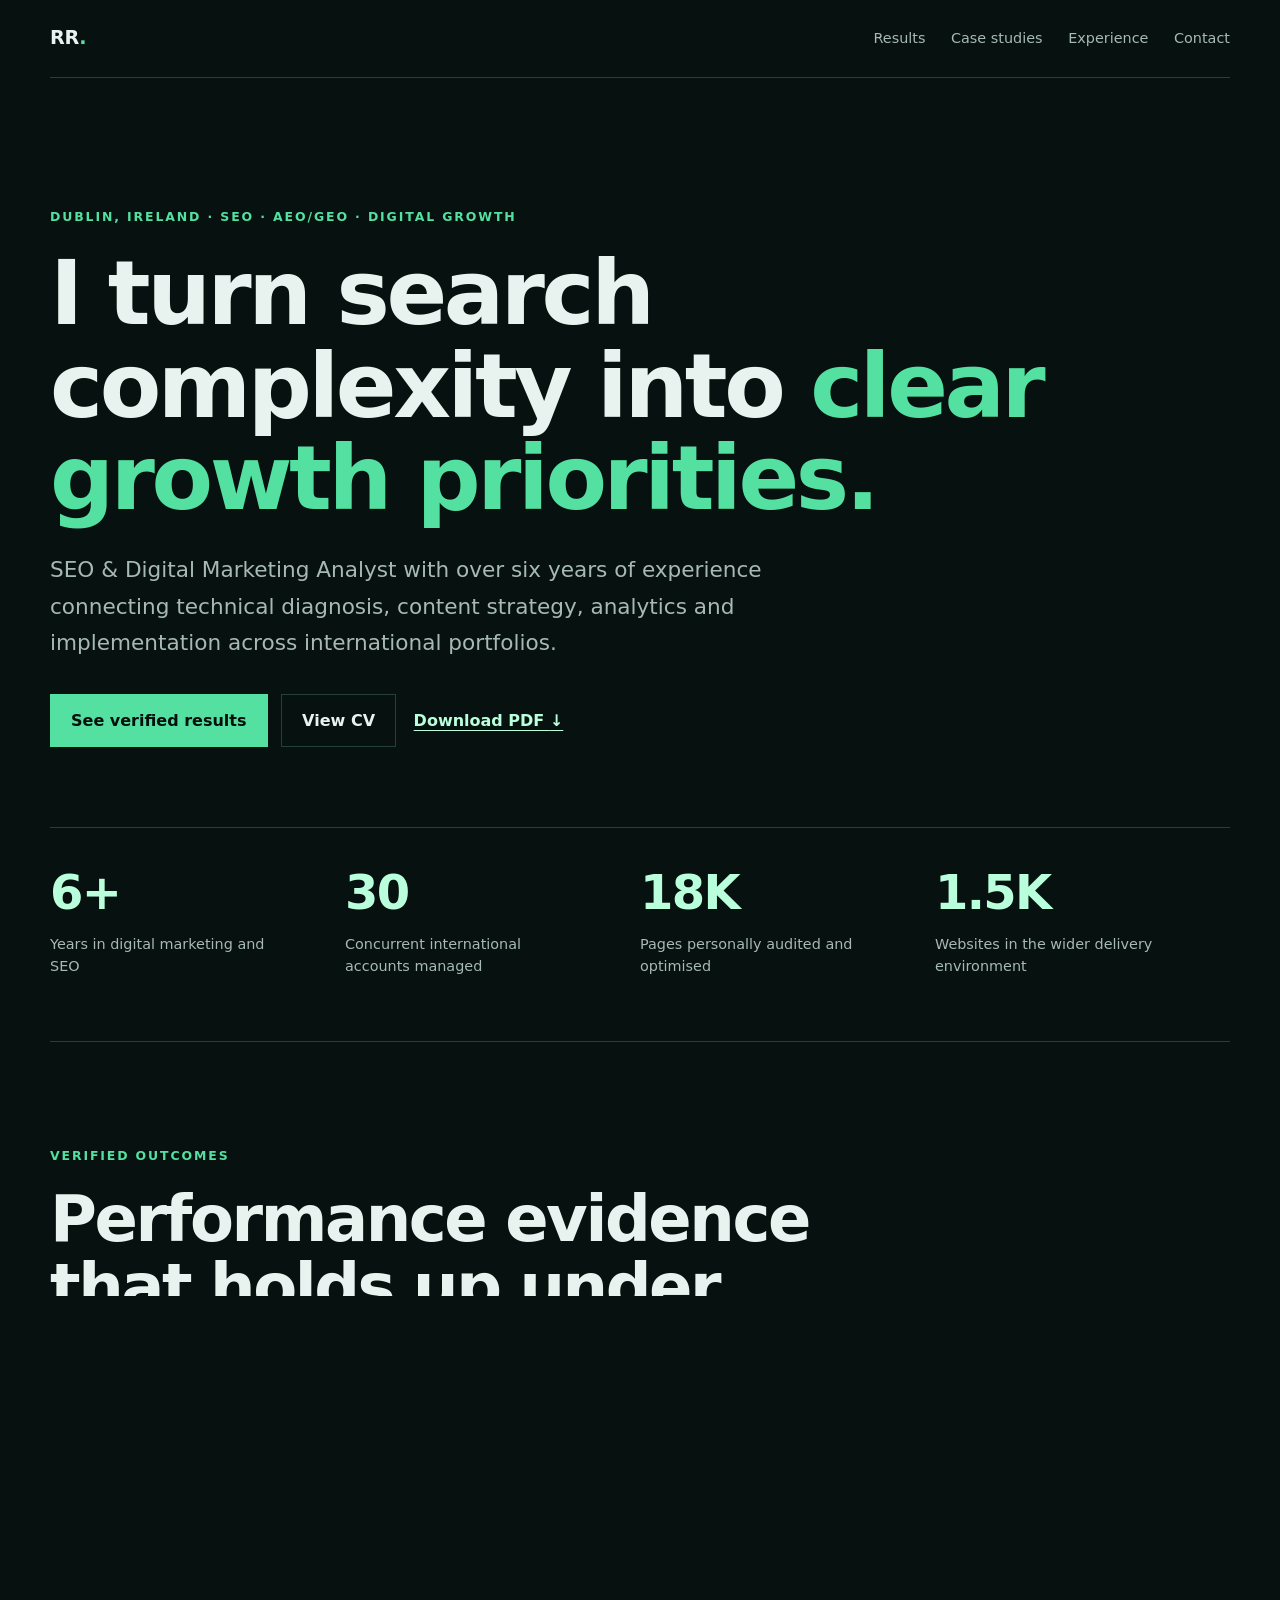
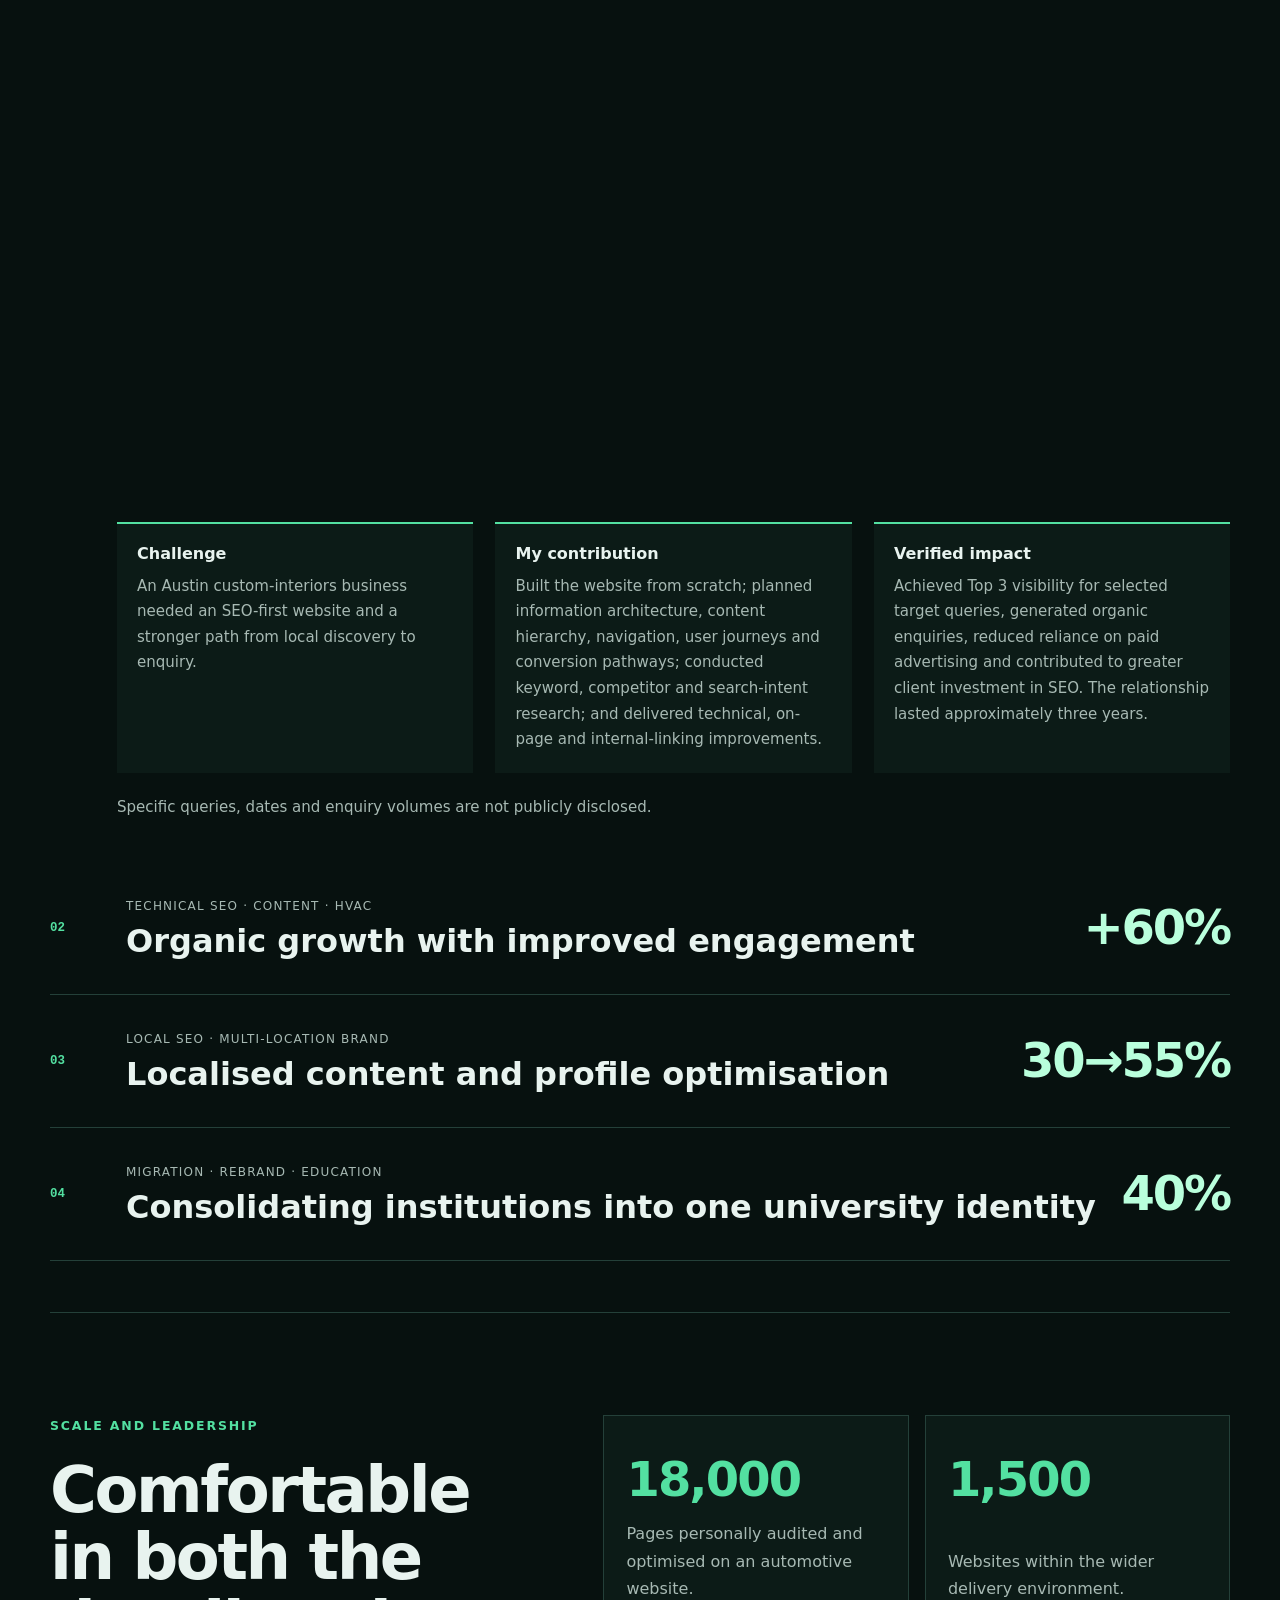
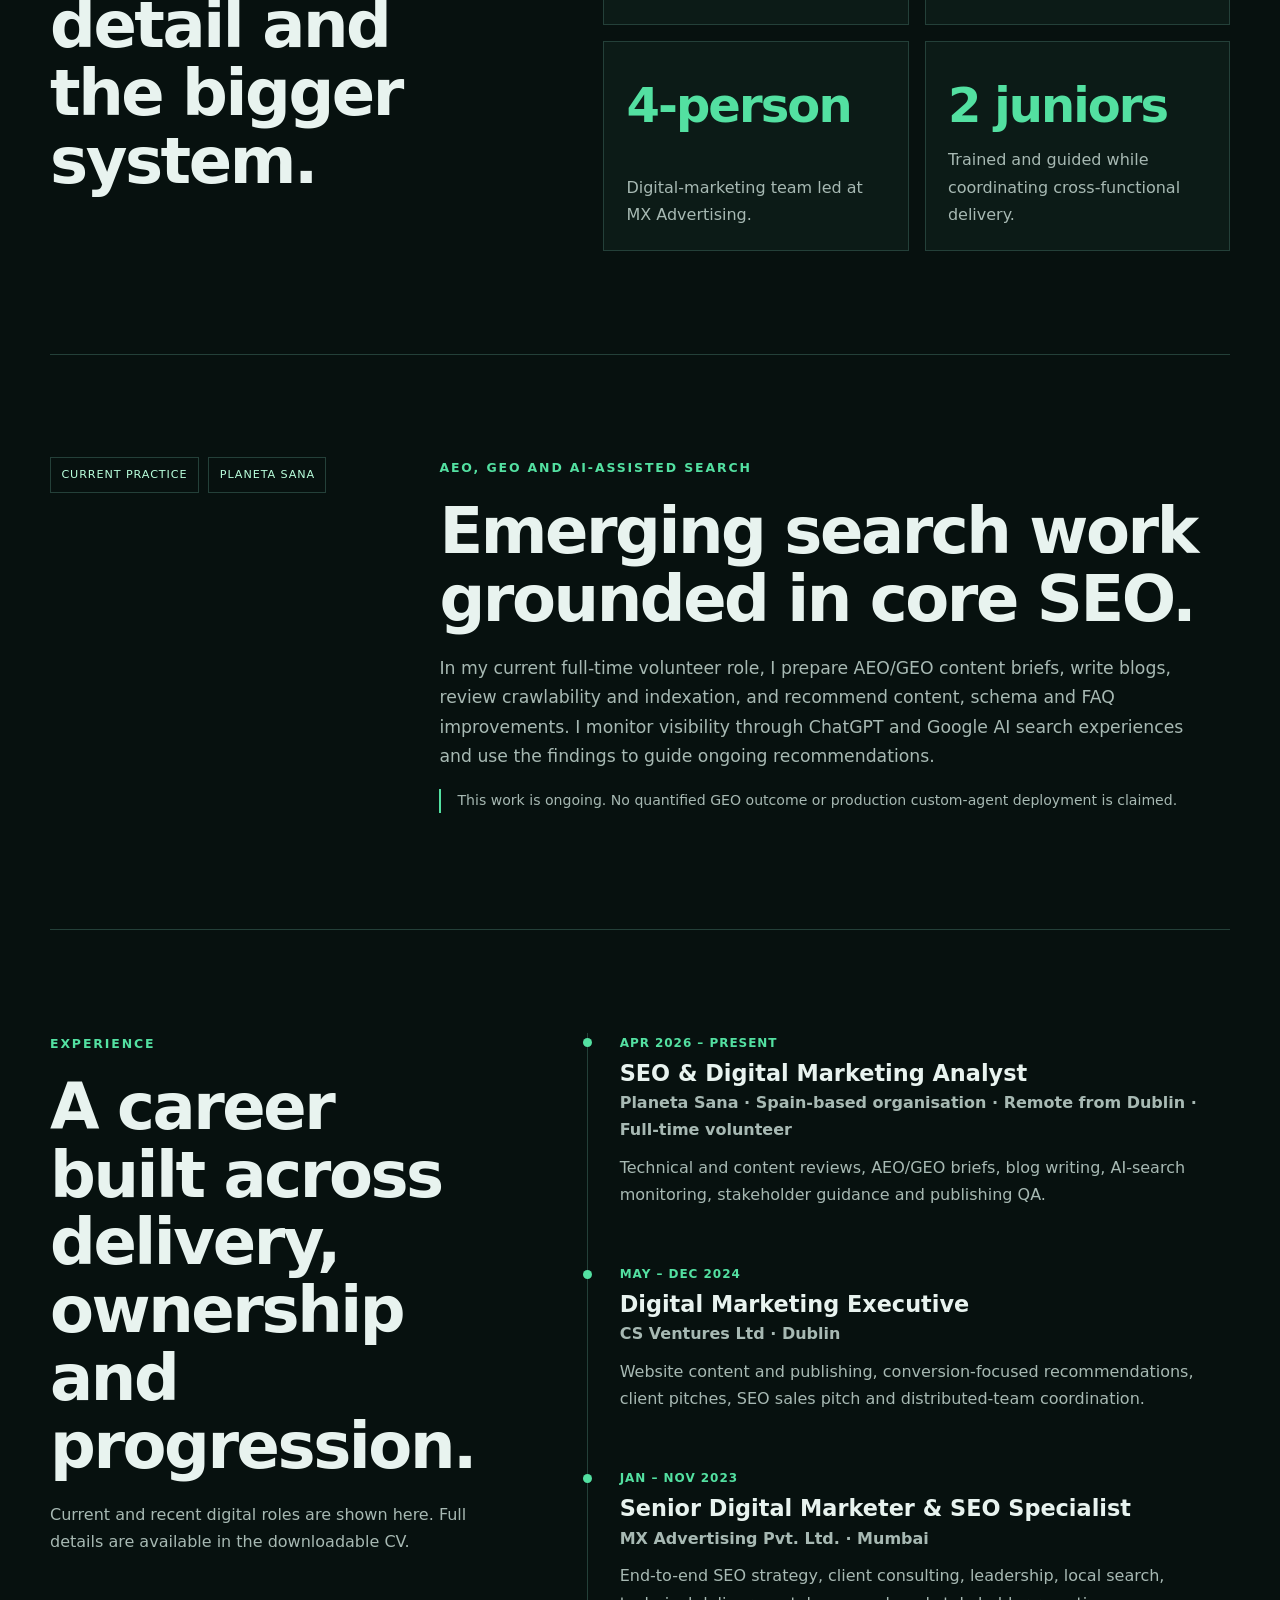
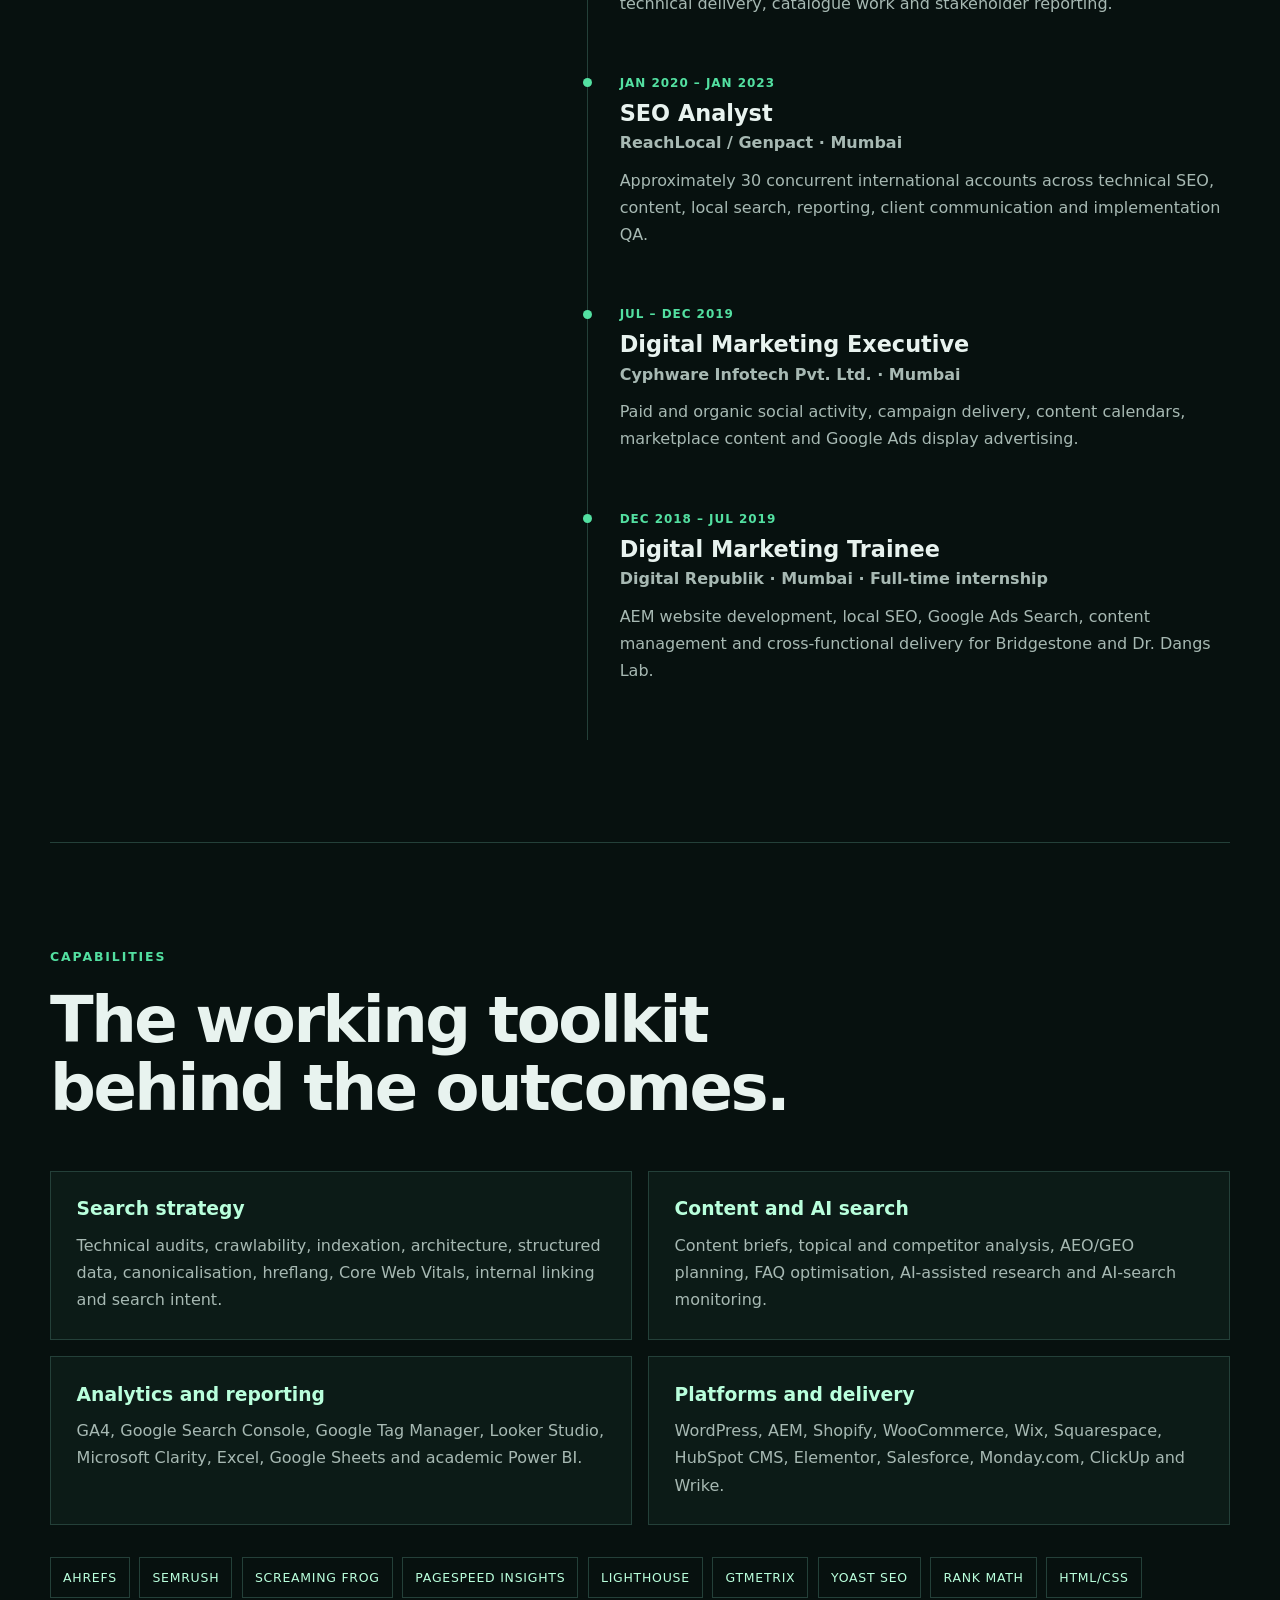
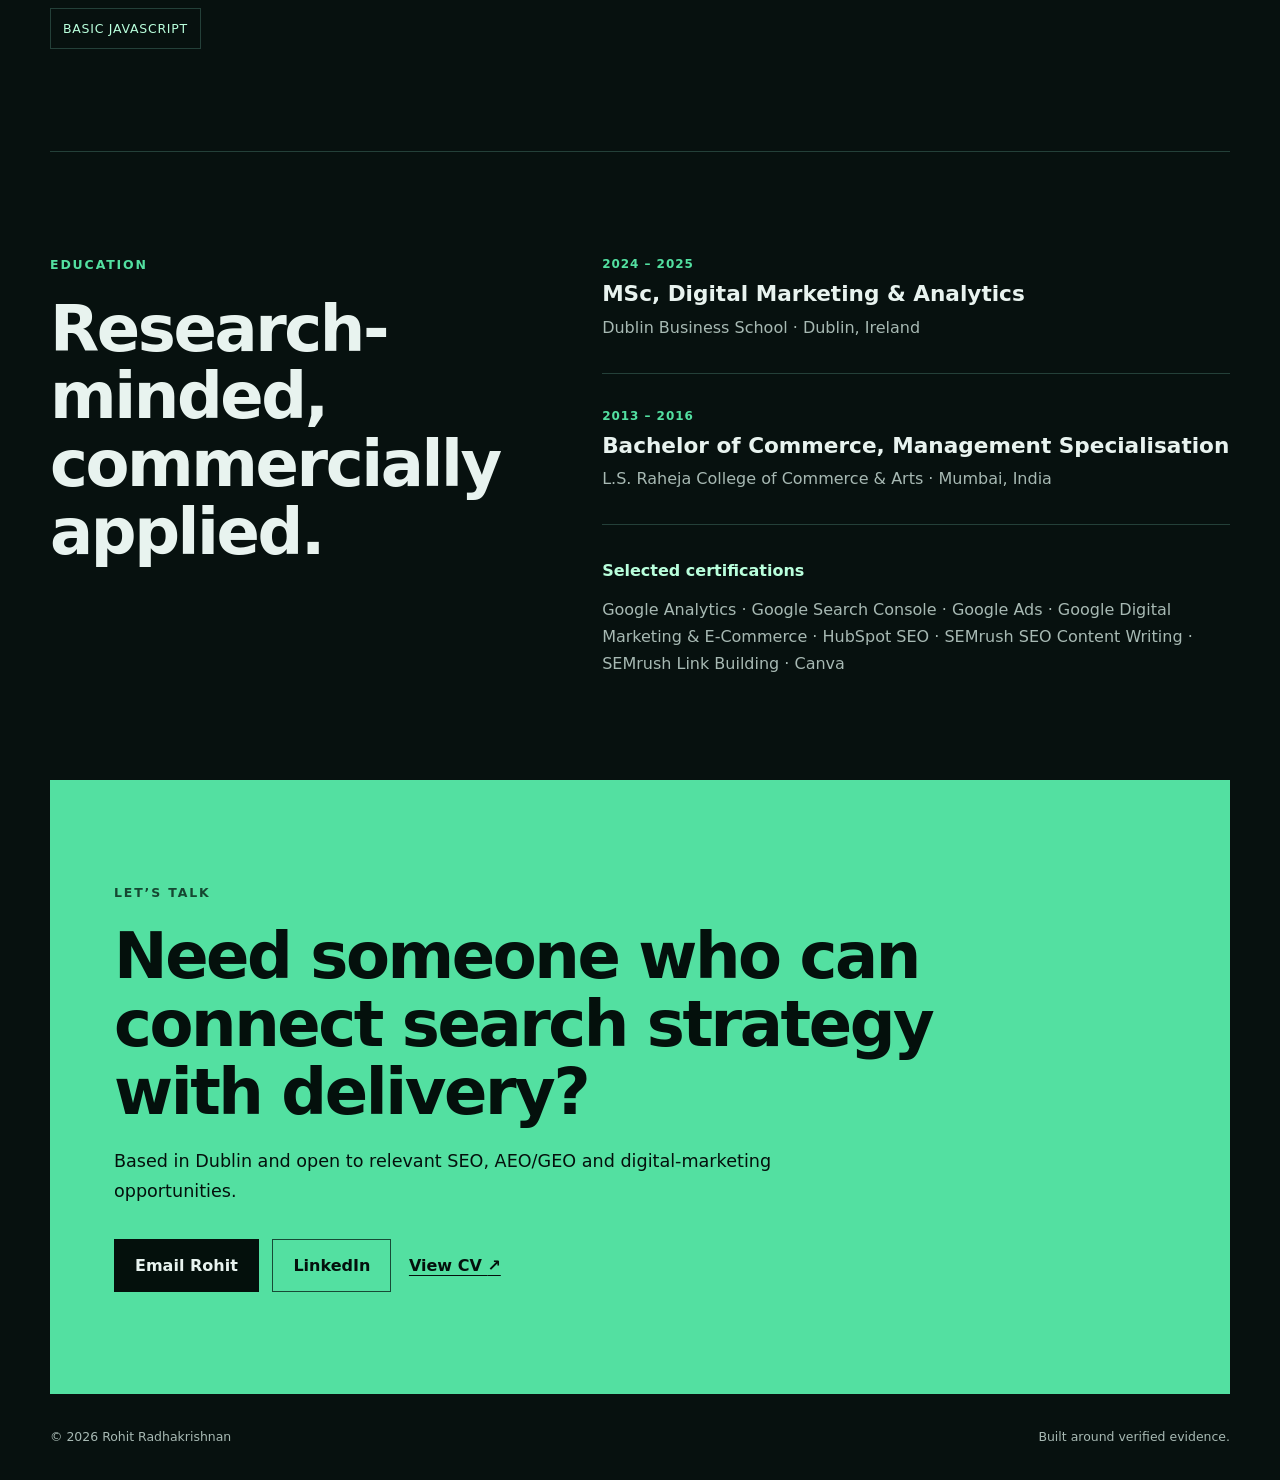
<file: index.html>
<!doctype html>
<html lang="en">
<head>
  <meta charset="utf-8">
  <meta name="viewport" content="width=device-width, initial-scale=1">
  <title>Rohit Radhakrishnan | SEO, AEO & Digital Growth</title>
  <meta name="description" content="Portfolio of Rohit Radhakrishnan, an SEO and digital marketing professional in Dublin with over six years of experience across technical SEO, content, analytics, AEO and GEO.">
  <meta name="robots" content="index,follow,max-image-preview:large">
  <link rel="canonical" href="https://rohit-rk-digital-marketing-specialist.github.io/">
  <meta property="og:title" content="Rohit Radhakrishnan | SEO, AEO & Digital Growth">
  <meta property="og:description" content="Verified search-growth outcomes, technical SEO delivery and international portfolio experience.">
  <meta property="og:type" content="website">
  <meta property="og:url" content="https://rohit-rk-digital-marketing-specialist.github.io/">
  <meta name="theme-color" content="#07110f">
  <link rel="icon" href="favicon.svg" type="image/svg+xml">
  <link rel="stylesheet" href="styles.css?v=4">
  <script type="application/ld+json">
  {
    "@context": "https://schema.org",
    "@type": "Person",
    "name": "Rohit Radhakrishnan",
    "url": "https://rohit-rk-digital-marketing-specialist.github.io/",
    "jobTitle": "SEO & Digital Marketing Analyst",
    "address": {"@type": "PostalAddress", "addressLocality": "Dublin", "addressCountry": "IE"},
    "alumniOf": [
      {"@type": "CollegeOrUniversity", "name": "Dublin Business School"},
      {"@type": "CollegeOrUniversity", "name": "L.S. Raheja College of Commerce & Arts"}
    ],
    "knowsAbout": ["Technical SEO", "Content SEO", "Local SEO", "International SEO", "AEO", "GEO", "Google Analytics 4", "Google Search Console", "Looker Studio"],
    "sameAs": ["https://www.linkedin.com/in/rohit-rk/"]
  }
  </script>
</head>
<body>
  <a class="skip-link" href="#main">Skip to content</a>

  <header class="site-header">
    <a class="brand" href="#top" aria-label="Rohit Radhakrishnan home">RR<span>.</span></a>
    <nav aria-label="Primary navigation">
      <a href="#results">Results</a>
      <a href="#case-studies">Case studies</a>
      <a href="#experience">Experience</a>
      <a href="#contact">Contact</a>
    </nav>
  </header>

  <main id="main">
    <section class="hero" id="top">
      <p class="eyebrow">Dublin, Ireland · SEO · AEO/GEO · Digital growth</p>
      <h1>I turn search complexity into <em>clear growth priorities.</em></h1>
      <p class="hero-copy">SEO & Digital Marketing Analyst with over six years of experience connecting technical diagnosis, content strategy, analytics and implementation across international portfolios.</p>
      <div class="hero-actions">
        <a class="button primary" href="#case-studies">See verified results</a>
        <a class="button secondary" href="Rohit_Radhakrishnan_CV.pdf" target="_blank" rel="noopener">View CV</a>
        <a class="text-link" href="Rohit_Radhakrishnan_CV.pdf" download>Download PDF <span aria-hidden="true">↓</span></a>
      </div>
      <dl class="signal-grid" aria-label="Professional highlights">
        <div><dt data-count="6" data-suffix="+">6+</dt><dd>Years in digital marketing and SEO</dd></div>
        <div><dt data-count="30">30</dt><dd>Concurrent international accounts managed</dd></div>
        <div><dt data-count="18" data-suffix="K">18K</dt><dd>Pages personally audited and optimised</dd></div>
        <div><dt data-count="1.5" data-suffix="K" data-decimals="1">1.5K</dt><dd>Websites in the wider delivery environment</dd></div>
      </dl>
    </section>

    <section class="section results-section" id="results">
      <div class="section-heading">
        <p class="eyebrow">Verified outcomes</p>
        <h2>Performance evidence that holds up under questioning.</h2>
        <p>Each result below is preserved within its confirmed measurement boundary. No revenue or pipeline attribution is implied.</p>
      </div>
      <div class="result-grid">
        <article class="result-card"><strong>+60%</strong><h3>Organic search</h3><p>For an HVAC business, alongside a 10% relative reduction in bounce rate.</p></article>
        <article class="result-card"><strong>+40%</strong><h3>Organic traffic</h3><p>By transforming thin and underperforming pages into lead-generating content.</p></article>
        <article class="result-card"><strong>+15%</strong><h3>Leads and enquiries</h3><p>For an established home-services business through SEO improvements.</p></article>
        <article class="result-card"><strong>+10%</strong><h3>Dental leads</h3><p>Through website UX and conversion-pathway improvements.</p></article>
        <article class="result-card wide"><strong>30% → 55%</strong><h3>Reported organic-traffic measure</h3><p>For a multi-location brand using localised content and Google Business Profile optimisation.</p></article>
        <article class="result-card"><strong>40+</strong><h3>Business Profiles</h3><p>Created and verified for Bridgestone locations across India.</p></article>
      </div>
    </section>

    <section class="section about-section" id="about">
      <div>
        <p class="eyebrow">What I bring</p>
        <h2>Search strategy connected to implementation.</h2>
      </div>
      <div class="about-copy">
        <p>I work between data, content, development and stakeholders. That means diagnosing the right problem, setting priorities, translating recommendations into briefs and implementation requirements, and checking that the work has been delivered correctly.</p>
        <p>My experience spans technical SEO, content and intent analysis, local and international search, AEO/GEO, conversion pathways, client communication, reporting and team leadership across B2B and B2C environments.</p>
        <div class="principles" aria-label="Working principles">
          <span>Evidence before assumptions</span>
          <span>Commercially relevant priorities</span>
          <span>Clear stakeholder communication</span>
          <span>Implementation QA</span>
        </div>
      </div>
    </section>

    <section class="section" id="case-studies">
      <div class="section-heading">
        <p class="eyebrow">Selected case studies</p>
        <h2>How the work moved from diagnosis to impact.</h2>
        <p>Client-sensitive projects are anonymised where appropriate. Expand a case study to see the work behind the result.</p>
      </div>

      <div class="case-list">
        <details class="case-study" open>
          <summary>
            <span class="case-number">01</span>
            <span><small>Local SEO · Home services · Texas</small><strong>From a new website to Top 3 search visibility</strong></span>
            <span class="case-result">Top 3</span>
          </summary>
          <div class="case-body">
            <div><h3>Challenge</h3><p>An Austin custom-interiors business needed an SEO-first website and a stronger path from local discovery to enquiry.</p></div>
            <div><h3>My contribution</h3><p>Built the website from scratch; planned information architecture, content hierarchy, navigation, user journeys and conversion pathways; conducted keyword, competitor and search-intent research; and delivered technical, on-page and internal-linking improvements.</p></div>
            <div><h3>Verified impact</h3><p>Achieved Top 3 visibility for selected target queries, generated organic enquiries, reduced reliance on paid advertising and contributed to greater client investment in SEO. The relationship lasted approximately three years.</p></div>
            <p class="case-note">Specific queries, dates and enquiry volumes are not publicly disclosed.</p>
          </div>
        </details>

        <details class="case-study">
          <summary>
            <span class="case-number">02</span>
            <span><small>Technical SEO · Content · HVAC</small><strong>Organic growth with improved engagement</strong></span>
            <span class="case-result">+60%</span>
          </summary>
          <div class="case-body">
            <div><h3>Focus</h3><p>Improve organic search performance while addressing website engagement for an HVAC business.</p></div>
            <div><h3>Approach</h3><p>Applied technical and content SEO within an international agency portfolio, using Google Analytics and Google Search Console to measure search and website outcomes.</p></div>
            <div><h3>Verified impact</h3><p>Increased organic search by 60% while reducing bounce rate by 10% relative.</p></div>
            <p class="case-note">The exact metric definition and timeframe were not retained; the bounce-rate change is relative, not percentage points.</p>
          </div>
        </details>

        <details class="case-study">
          <summary>
            <span class="case-number">03</span>
            <span><small>Local SEO · Multi-location brand</small><strong>Localised content and profile optimisation</strong></span>
            <span class="case-result">30→55%</span>
          </summary>
          <div class="case-body">
            <div><h3>Challenge</h3><p>A well-known multi-location brand needed stronger organic performance across individual locations.</p></div>
            <div><h3>My contribution</h3><p>Developed localised content and optimised the Google Business Profile for each location as part of the SEO programme.</p></div>
            <div><h3>Verified impact</h3><p>Moved the brand's reported organic-traffic measure from 30% to 55%.</p></div>
            <p class="case-note">These are reported endpoints. The denominator and timeframe were not retained, so this is not presented as a 55% increase.</p>
          </div>
        </details>

        <details class="case-study">
          <summary>
            <span class="case-number">04</span>
            <span><small>Migration · Rebrand · Education</small><strong>Consolidating institutions into one university identity</strong></span>
            <span class="case-result">40%</span>
          </summary>
          <div class="case-body">
            <div><h3>Challenge</h3><p>Multiple schools and colleges had to transition into a unified university platform without damaging usability, search visibility or brand continuity.</p></div>
            <div><h3>My contribution</h3><p>Led the website revamp, content restructuring and brand transition; planned communication pathways between legacy and new websites; and coordinated stakeholders, designers, developers and content teams.</p></div>
            <div><h3>Verified impact</h3><p>Delivered the transition with near-zero technical errors and almost no loss of brand recognition and trust. Organic visibility reached 40% within three months.</p></div>
            <p class="case-note">The visibility definition and precise client attribution are not publicly specified.</p>
          </div>
        </details>
      </div>
    </section>

    <section class="section scale-section" id="scale">
      <div class="scale-intro">
        <p class="eyebrow">Scale and leadership</p>
        <h2>Comfortable in both the detail and the bigger system.</h2>
      </div>
      <div class="scale-grid">
        <article><strong>18,000</strong><p>Pages personally audited and optimised on an automotive website.</p></article>
        <article><strong>1,500</strong><p>Websites within the wider delivery environment.</p></article>
        <article><strong>4-person</strong><p>Digital-marketing team led at MX Advertising.</p></article>
        <article><strong>2 juniors</strong><p>Trained and guided while coordinating cross-functional delivery.</p></article>
      </div>
    </section>

    <section class="section ai-section" id="ai-search">
      <div class="ai-label"><span>Current practice</span><span>Planeta Sana</span></div>
      <div>
        <p class="eyebrow">AEO, GEO and AI-assisted search</p>
        <h2>Emerging search work grounded in core SEO.</h2>
        <p>In my current full-time volunteer role, I prepare AEO/GEO content briefs, write blogs, review crawlability and indexation, and recommend content, schema and FAQ improvements. I monitor visibility through ChatGPT and Google AI search experiences and use the findings to guide ongoing recommendations.</p>
        <p class="boundary">This work is ongoing. No quantified GEO outcome or production custom-agent deployment is claimed.</p>
      </div>
    </section>

    <section class="section experience-section" id="experience">
      <div class="section-heading sticky-heading">
        <p class="eyebrow">Experience</p>
        <h2>A career built across delivery, ownership and progression.</h2>
        <p>Current and recent digital roles are shown here. Full details are available in the downloadable CV.</p>
      </div>
      <div class="timeline">
        <article><p>Apr 2026 – Present</p><h3>SEO & Digital Marketing Analyst</h3><h4>Planeta Sana · Spain-based organisation · Remote from Dublin · Full-time volunteer</h4><span>Technical and content reviews, AEO/GEO briefs, blog writing, AI-search monitoring, stakeholder guidance and publishing QA.</span></article>
        <article><p>May – Dec 2024</p><h3>Digital Marketing Executive</h3><h4>CS Ventures Ltd · Dublin</h4><span>Website content and publishing, conversion-focused recommendations, client pitches, SEO sales pitch and distributed-team coordination.</span></article>
        <article><p>Jan – Nov 2023</p><h3>Senior Digital Marketer & SEO Specialist</h3><h4>MX Advertising Pvt. Ltd. · Mumbai</h4><span>End-to-end SEO strategy, client consulting, leadership, local search, technical delivery, catalogue work and stakeholder reporting.</span></article>
        <article><p>Jan 2020 – Jan 2023</p><h3>SEO Analyst</h3><h4>ReachLocal / Genpact · Mumbai</h4><span>Approximately 30 concurrent international accounts across technical SEO, content, local search, reporting, client communication and implementation QA.</span></article>
        <article><p>Jul – Dec 2019</p><h3>Digital Marketing Executive</h3><h4>Cyphware Infotech Pvt. Ltd. · Mumbai</h4><span>Paid and organic social activity, campaign delivery, content calendars, marketplace content and Google Ads display advertising.</span></article>
        <article><p>Dec 2018 – Jul 2019</p><h3>Digital Marketing Trainee</h3><h4>Digital Republik · Mumbai · Full-time internship</h4><span>AEM website development, local SEO, Google Ads Search, content management and cross-functional delivery for Bridgestone and Dr. Dangs Lab.</span></article>
      </div>
    </section>

    <section class="section" id="capabilities">
      <div class="section-heading">
        <p class="eyebrow">Capabilities</p>
        <h2>The working toolkit behind the outcomes.</h2>
      </div>
      <div class="capability-grid">
        <article><h3>Search strategy</h3><p>Technical audits, crawlability, indexation, architecture, structured data, canonicalisation, hreflang, Core Web Vitals, internal linking and search intent.</p></article>
        <article><h3>Content and AI search</h3><p>Content briefs, topical and competitor analysis, AEO/GEO planning, FAQ optimisation, AI-assisted research and AI-search monitoring.</p></article>
        <article><h3>Analytics and reporting</h3><p>GA4, Google Search Console, Google Tag Manager, Looker Studio, Microsoft Clarity, Excel, Google Sheets and academic Power BI.</p></article>
        <article><h3>Platforms and delivery</h3><p>WordPress, AEM, Shopify, WooCommerce, Wix, Squarespace, HubSpot CMS, Elementor, Salesforce, Monday.com, ClickUp and Wrike.</p></article>
      </div>
      <div class="tool-cloud" aria-label="Selected SEO tools">
        <span>Ahrefs</span><span>Semrush</span><span>Screaming Frog</span><span>PageSpeed Insights</span><span>Lighthouse</span><span>GTmetrix</span><span>Yoast SEO</span><span>Rank Math</span><span>HTML/CSS</span><span>Basic JavaScript</span>
      </div>
    </section>

    <section class="section education-section" id="education">
      <div>
        <p class="eyebrow">Education</p>
        <h2>Research-minded, commercially applied.</h2>
      </div>
      <div class="education-list">
        <article><p>2024 – 2025</p><h3>MSc, Digital Marketing & Analytics</h3><span>Dublin Business School · Dublin, Ireland</span></article>
        <article><p>2013 – 2016</p><h3>Bachelor of Commerce, Management Specialisation</h3><span>L.S. Raheja College of Commerce & Arts · Mumbai, India</span></article>
        <div class="certifications"><strong>Selected certifications</strong><p>Google Analytics · Google Search Console · Google Ads · Google Digital Marketing & E-Commerce · HubSpot SEO · SEMrush SEO Content Writing · SEMrush Link Building · Canva</p></div>
      </div>
    </section>

    <section class="contact" id="contact">
      <p class="eyebrow">Let’s talk</p>
      <h2>Need someone who can connect search strategy with delivery?</h2>
      <p>Based in Dublin and open to relevant SEO, AEO/GEO and digital-marketing opportunities.</p>
      <div class="hero-actions">
        <a class="button dark" href="mailto:rohitrk.ie@gmail.com">Email Rohit</a>
        <a class="button outline-dark" href="https://www.linkedin.com/in/rohit-rk/" target="_blank" rel="noopener">LinkedIn</a>
        <a class="text-link dark-link" href="Rohit_Radhakrishnan_CV.pdf" target="_blank" rel="noopener">View CV <span aria-hidden="true">↗</span></a>
      </div>
    </section>
  </main>

  <footer><span>© <span id="year"></span> Rohit Radhakrishnan</span><span>Built around verified evidence.</span></footer>
  <script src="script.js?v=4"></script>
</body>
</html>
</file>
<file: styles.css>
:root {
  --ink: #e8f3ef;
  --muted: #a7b9b3;
  --bg: #07110f;
  --panel: #0c1b17;
  --panel-2: #10241e;
  --line: #244039;
  --accent: #53e0a1;
  --accent-soft: #b9ffdc;
  --dark: #04100c;
  --max: 1180px;
}

* { box-sizing: border-box; }
html { scroll-behavior: smooth; scroll-padding-top: 2rem; }
body { margin: 0; color: var(--ink); background: var(--bg); font: 16px/1.7 Inter, ui-sans-serif, system-ui, -apple-system, BlinkMacSystemFont, "Segoe UI", sans-serif; }
a { color: inherit; }
.skip-link { position: fixed; left: 1rem; top: -5rem; z-index: 99; padding: .75rem 1rem; color: var(--dark); background: var(--accent); font-weight: 800; }
.skip-link:focus { top: 1rem; }
.site-header { width: min(calc(100% - 2rem), var(--max)); margin: 0 auto; min-height: 78px; display: flex; align-items: center; justify-content: space-between; border-bottom: 1px solid var(--line); }
.brand { font-weight: 900; font-size: 1.2rem; text-decoration: none; letter-spacing: -.02em; }
.brand span, em { color: var(--accent); font-style: normal; }
nav { display: flex; gap: clamp(.85rem, 2vw, 1.6rem); }
nav a { color: var(--muted); text-decoration: none; font-size: .9rem; }
nav a:hover, nav a:focus-visible { color: var(--accent); }
.hero, .section, .contact, footer { width: min(calc(100% - 2rem), var(--max)); margin-inline: auto; }
.hero { padding: clamp(5rem, 10vw, 8.5rem) 0 4rem; }
.eyebrow { margin: 0 0 1.25rem; color: var(--accent); font-size: .78rem; font-weight: 850; text-transform: uppercase; letter-spacing: .15em; }
h1, h2, h3, p { margin-top: 0; }
h1 { max-width: 1040px; margin-bottom: 1.75rem; font-size: clamp(3.2rem, 7vw, 6.7rem); line-height: 1.03; letter-spacing: -.038em; font-weight: 820; }
h2 { margin-bottom: 1.25rem; font-size: clamp(2.25rem, 5vw, 4.35rem); line-height: 1.06; letter-spacing: -.038em; }
h3 { line-height: 1.25; }
.hero-copy { max-width: 760px; color: var(--muted); font-size: clamp(1.12rem, 2vw, 1.35rem); }
.hero-actions { display: flex; flex-wrap: wrap; gap: .85rem; align-items: center; margin-top: 2rem; }
.button { min-height: 48px; padding: .75rem 1.25rem; display: inline-flex; align-items: center; justify-content: center; border: 1px solid var(--line); text-decoration: none; font-weight: 800; transition: transform .22s ease, color .22s ease, border-color .22s ease, box-shadow .22s ease; }
.button:hover, .button:focus-visible { transform: translateY(-3px); box-shadow: 0 10px 24px rgba(0, 0, 0, .18); }
.button.primary { color: var(--dark); background: var(--accent); border-color: var(--accent); }
.button.secondary:hover, .button.secondary:focus-visible { border-color: var(--accent); color: var(--accent); }
.text-link { padding: .65rem .25rem; color: var(--accent-soft); text-underline-offset: .25rem; font-weight: 700; }
.signal-grid { margin: 5rem 0 0; padding: 0; display: grid; grid-template-columns: repeat(4, 1fr); border-top: 1px solid var(--line); }
.signal-grid div { padding: 1.5rem 1.1rem 0 0; }
.signal-grid dt { color: var(--accent-soft); font-size: clamp(2.1rem, 4vw, 3rem); font-weight: 900; letter-spacing: -.035em; }
.signal-grid dd { max-width: 220px; margin: 0; color: var(--muted); font-size: .9rem; line-height: 1.5; }
.section { padding: clamp(5.5rem, 8vw, 8rem) 0; border-top: 1px solid var(--line); }
.section-heading { max-width: 820px; margin-bottom: 3rem; }
.section-heading > p:last-child, .about-copy p { color: var(--muted); }
.results-section { position: relative; }
.result-grid { display: grid; grid-template-columns: repeat(3, 1fr); gap: 1rem; }
.result-card { min-height: 270px; padding: 1.6rem; display: flex; flex-direction: column; justify-content: flex-end; background: var(--panel); border: 1px solid var(--line); }
.result-card.wide { grid-column: span 2; background: linear-gradient(135deg, rgba(83,224,161,.12), var(--panel)); }
.result-card strong { margin-bottom: auto; color: var(--accent); font-size: clamp(2.7rem, 5vw, 4.5rem); line-height: 1; letter-spacing: -.05em; }
.result-card h3 { margin: 2rem 0 .5rem; font-size: 1.25rem; }
.result-card p { margin-bottom: 0; color: var(--muted); }
.about-section { display: grid; grid-template-columns: .9fr 1.1fr; gap: clamp(3rem, 8vw, 8rem); }
.about-copy { font-size: 1.08rem; }
.principles { display: flex; flex-wrap: wrap; gap: .65rem; margin-top: 2rem; }
.principles span, .tool-cloud span { padding: .55rem .75rem; color: var(--accent-soft); border: 1px solid var(--line); font-size: .78rem; text-transform: uppercase; letter-spacing: .06em; }
.case-list { border-top: 1px solid var(--line); }
#case-studies { padding-bottom: clamp(2.5rem, 4vw, 4rem); }
.case-study { border-bottom: 1px solid var(--line); transition: background-color .25s ease; }
.case-study summary { min-height: 132px; padding: 1.5rem 0; display: grid; grid-template-columns: 52px 1fr auto; gap: 1.5rem; align-items: center; cursor: pointer; list-style: none; transition: padding .25s ease, background-color .25s ease; }
.case-study summary:hover, .case-study summary:focus-visible { padding-inline: .75rem; background: rgba(83, 224, 161, .035); }
.case-study[open] { background: rgba(83, 224, 161, .025); }
.case-study summary::-webkit-details-marker { display: none; }
.case-study summary:hover strong, .case-study summary:focus-visible strong { color: var(--accent); }
.case-number { color: var(--accent); font: 800 .78rem/1 ui-monospace, SFMono-Regular, Menlo, monospace; }
.case-study summary small { display: block; margin-bottom: .35rem; color: var(--muted); font-size: .75rem; text-transform: uppercase; letter-spacing: .1em; }
.case-study summary strong { display: block; font-size: clamp(1.25rem, 2.7vw, 2rem); line-height: 1.2; transition: color .2s ease; }
.case-result { color: var(--accent-soft); font-size: clamp(1.7rem, 4vw, 3rem); font-weight: 900; letter-spacing: -.045em; transition: transform .28s ease, color .28s ease; }
.case-study summary:hover .case-result, .case-study[open] .case-result { color: var(--accent); transform: translateX(-5px); }
.case-body { padding: 0 0 2.5rem 67px; display: grid; grid-template-columns: repeat(3, 1fr); gap: 1.4rem; }
.case-body > div { padding: 1.25rem; background: var(--panel); border-top: 2px solid var(--accent); }
.case-body h3 { margin-bottom: .6rem; font-size: 1rem; }
.case-body p { margin-bottom: 0; color: var(--muted); font-size: .94rem; }
.case-note { grid-column: 1 / -1; margin: 0; color: #7f958e; font-size: .78rem; }
.scale-section { display: grid; grid-template-columns: .85fr 1.15fr; gap: clamp(2rem, 7vw, 7rem); }
.scale-grid { display: grid; grid-template-columns: 1fr 1fr; gap: 1rem; }
.scale-grid article { min-height: 210px; padding: 1.4rem; display: flex; flex-direction: column; justify-content: space-between; background: var(--panel); border: 1px solid var(--line); }
.scale-grid strong { color: var(--accent); font-size: clamp(2rem, 4vw, 3rem); letter-spacing: -.04em; }
.scale-grid p { margin-bottom: 0; color: var(--muted); }
.ai-section { display: grid; grid-template-columns: .55fr 1.45fr; gap: clamp(2.5rem, 7vw, 7rem); }
.ai-label { display: flex; align-items: flex-start; gap: .6rem; flex-wrap: wrap; }
.ai-label span { padding: .45rem .65rem; color: var(--accent-soft); border: 1px solid var(--line); font-size: .7rem; text-transform: uppercase; letter-spacing: .08em; }
.ai-section > div:last-child > p:not(.eyebrow) { max-width: 760px; color: var(--muted); font-size: 1.08rem; }
.boundary { padding-left: 1rem; border-left: 2px solid var(--accent); font-size: .88rem !important; }
.experience-section { display: grid; grid-template-columns: .82fr 1.18fr; gap: clamp(2.5rem, 7vw, 6rem); }
.sticky-heading { position: sticky; top: 2rem; align-self: start; }
.timeline article { position: relative; padding: 0 0 3.5rem 2rem; border-left: 1px solid var(--line); }
.timeline article::before { content: ""; position: absolute; left: -5px; top: .35rem; width: 9px; height: 9px; border-radius: 50%; background: var(--accent); }
.timeline p { margin-bottom: .35rem; color: var(--accent); font-size: .75rem; font-weight: 800; letter-spacing: .08em; text-transform: uppercase; }
.timeline h3 { margin-bottom: .15rem; font-size: 1.4rem; }
.timeline h4 { margin: 0 0 .65rem; color: var(--muted); font-weight: 550; }
.timeline span { color: var(--muted); }
.capability-grid { display: grid; grid-template-columns: repeat(2, 1fr); gap: 1rem; }
.capability-grid article { padding: 1.6rem; background: var(--panel); border: 1px solid var(--line); }
.capability-grid h3 { margin-bottom: .7rem; color: var(--accent-soft); }
.capability-grid p { margin-bottom: 0; color: var(--muted); }
.tool-cloud { display: flex; flex-wrap: wrap; gap: .6rem; margin-top: 2rem; }
.education-section { display: grid; grid-template-columns: .75fr 1.25fr; gap: clamp(3rem, 8vw, 8rem); }
.education-list article { padding: 0 0 2rem; margin-bottom: 2rem; border-bottom: 1px solid var(--line); }
.education-list article p { margin-bottom: .4rem; color: var(--accent); font-size: .75rem; font-weight: 800; letter-spacing: .08em; }
.education-list article h3 { margin-bottom: .35rem; font-size: 1.35rem; }
.education-list article span, .certifications p { color: var(--muted); }
.certifications strong { color: var(--accent-soft); }
.certifications p { margin: .7rem 0 0; }
.contact { padding: clamp(4rem, 8vw, 7rem) clamp(1.5rem, 5vw, 5rem); color: var(--dark); background: var(--accent); }
.contact .eyebrow { color: #164732; }
.contact h2 { max-width: 900px; }
.contact > p:not(.eyebrow) { max-width: 670px; font-size: 1.1rem; }
.button.dark { color: var(--ink); background: var(--dark); border-color: var(--dark); }
.button.outline-dark { border-color: #174b36; }
.dark-link { color: var(--dark); }
footer { padding: 2rem 0; display: flex; justify-content: space-between; gap: 1rem; color: var(--muted); font-size: .78rem; }

/* Progressive motion: content remains fully visible when JavaScript is unavailable. */
.motion-ready .hero > * { opacity: 0; animation: hero-in .7s cubic-bezier(.2,.7,.2,1) forwards; }
.motion-ready .hero > :nth-child(2) { animation-delay: .08s; }
.motion-ready .hero > :nth-child(3) { animation-delay: .16s; }
.motion-ready .hero > :nth-child(4) { animation-delay: .24s; }
.motion-ready .hero > :nth-child(5) { animation-delay: .32s; }
.motion-ready .reveal { opacity: 0; transform: translateY(30px); transition: opacity .7s ease, transform .7s cubic-bezier(.2,.7,.2,1); }
.motion-ready .reveal.is-visible { opacity: 1; transform: translateY(0); }
.motion-ready .case-study[open] .case-body { animation: case-open .38s ease both; }

@keyframes hero-in {
  from { opacity: 0; transform: translateY(20px); }
  to { opacity: 1; transform: translateY(0); }
}

@keyframes case-open {
  from { opacity: 0; transform: translateY(-8px); }
  to { opacity: 1; transform: translateY(0); }
}

@media (max-width: 900px) {
  .signal-grid { grid-template-columns: repeat(2, 1fr); gap: 1rem; }
  .result-grid { grid-template-columns: repeat(2, 1fr); }
  .about-section, .scale-section, .ai-section, .experience-section, .education-section { grid-template-columns: 1fr; }
  .sticky-heading { position: static; }
  .case-body { grid-template-columns: 1fr; }
}

@media (max-width: 640px) {
  nav { gap: .85rem; }
  nav a:nth-child(2), nav a:nth-child(3) { display: none; }
  h1 { font-size: clamp(2.7rem, 13vw, 4.35rem); line-height: 1.05; letter-spacing: -.028em; }
  .hero { padding-top: 4.5rem; }
  .signal-grid, .result-grid, .capability-grid, .scale-grid { grid-template-columns: 1fr; }
  .result-card.wide { grid-column: auto; }
  .case-study summary { grid-template-columns: 36px 1fr; gap: .8rem; }
  .case-result { grid-column: 2; font-size: 1.6rem; }
  .case-body { padding-left: 0; }
  footer { flex-direction: column; }
}

@media (prefers-reduced-motion: reduce) {
  html { scroll-behavior: auto; }
  *, *::before, *::after { animation-duration: .01ms !important; animation-delay: 0ms !important; transition-duration: .01ms !important; }
  .motion-ready .hero > *, .motion-ready .reveal { opacity: 1; transform: none; }
}
</file>
